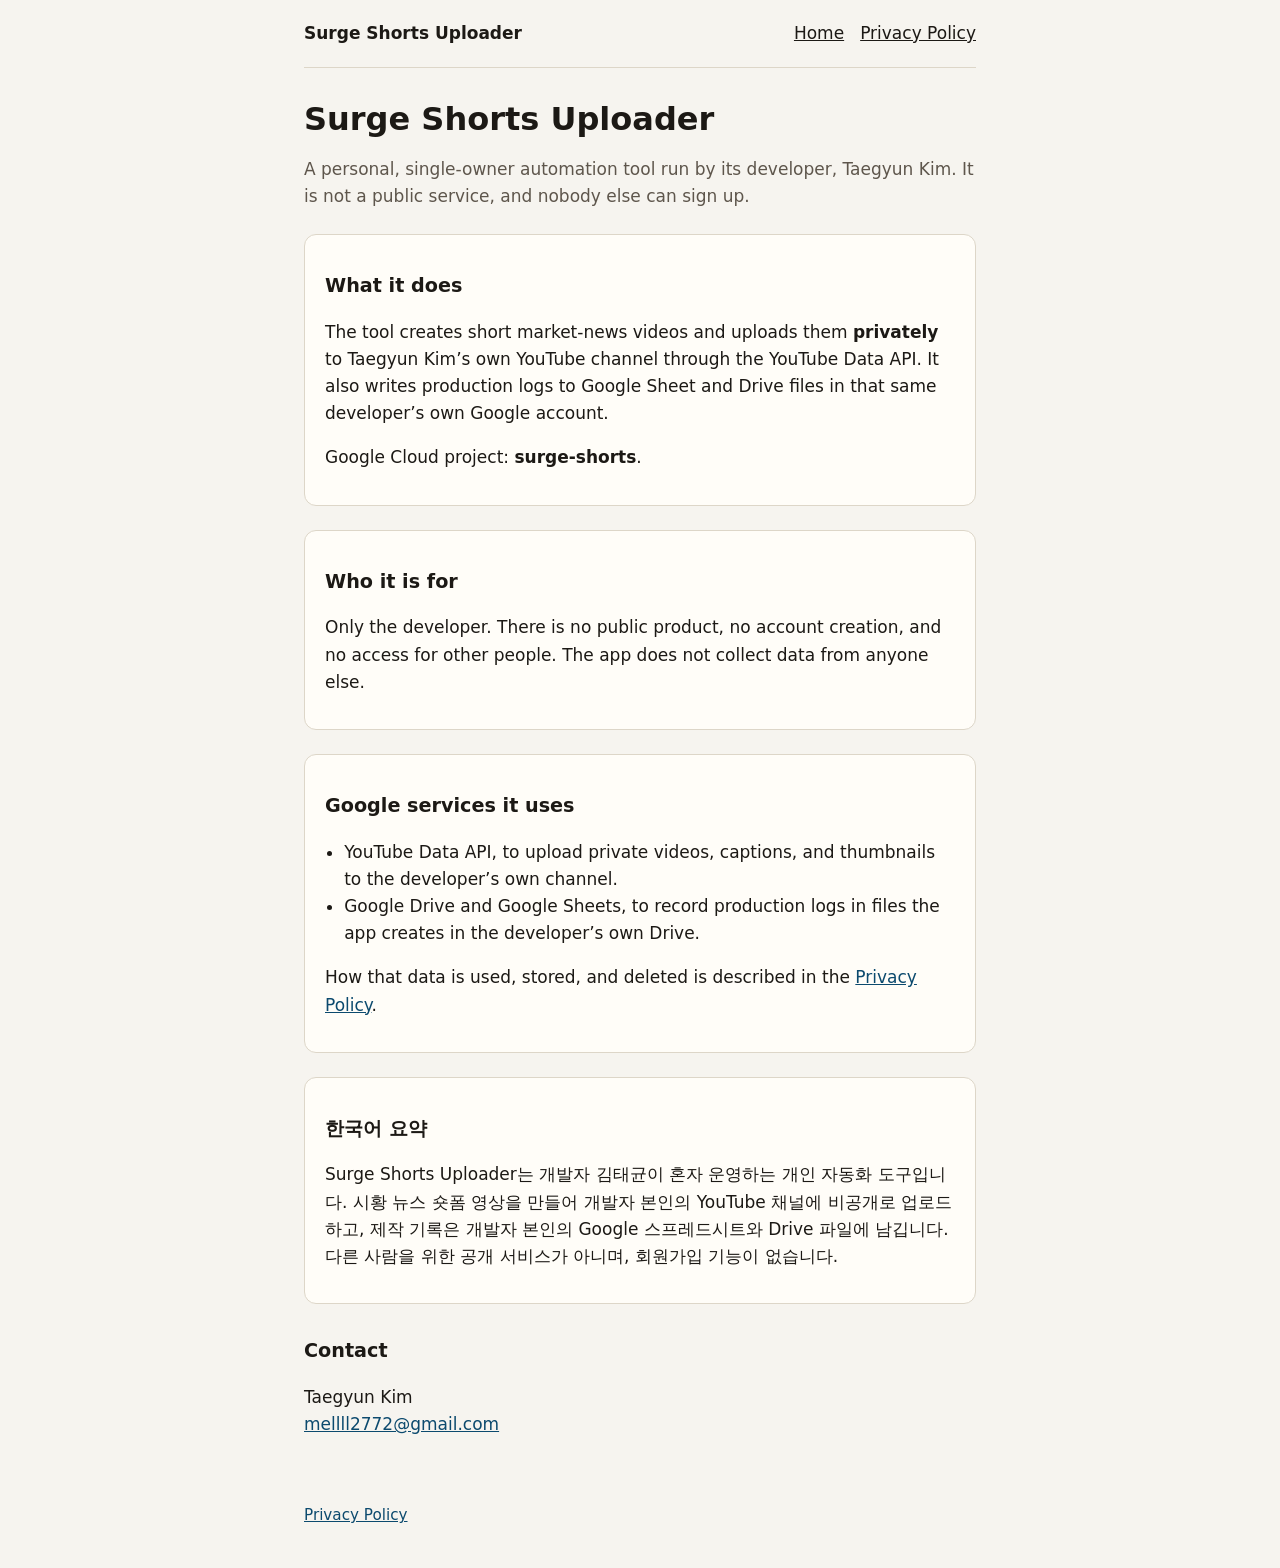
<file: index.html>
<!DOCTYPE html>
<html lang="en">
<head>
  <meta charset="utf-8">
  <meta name="viewport" content="width=device-width, initial-scale=1">
  <title>Surge Shorts Uploader</title>
  <meta name="description" content="Personal automation tool by Taegyun Kim that creates short market-news videos and uploads them privately to the developer's own YouTube channel.">
  <link rel="stylesheet" href="style.css">
</head>
<body>
  <header>
    <p class="brand">Surge Shorts Uploader</p>
    <nav>
      <a href="index.html" aria-current="page">Home</a>
      <a href="privacy.html">Privacy Policy</a>
    </nav>
  </header>
  <main>
    <h1>Surge Shorts Uploader</h1>
    <p class="lede">A personal, single-owner automation tool run by its developer, Taegyun Kim. It is not a public service, and nobody else can sign up.</p>

    <section>
      <h2>What it does</h2>
      <p>The tool creates short market-news videos and uploads them <strong>privately</strong> to Taegyun Kim’s own YouTube channel through the YouTube Data API. It also writes production logs to Google Sheet and Drive files in that same developer’s own Google account.</p>
      <p>Google Cloud project: <strong>surge-shorts</strong>.</p>
    </section>

    <section>
      <h2>Who it is for</h2>
      <p>Only the developer. There is no public product, no account creation, and no access for other people. The app does not collect data from anyone else.</p>
    </section>

    <section>
      <h2>Google services it uses</h2>
      <ul>
        <li>YouTube Data API, to upload private videos, captions, and thumbnails to the developer’s own channel.</li>
        <li>Google Drive and Google Sheets, to record production logs in files the app creates in the developer’s own Drive.</li>
      </ul>
      <p>How that data is used, stored, and deleted is described in the <a href="privacy.html">Privacy Policy</a>.</p>
    </section>

    <section lang="ko">
      <h2>한국어 요약</h2>
      <p>Surge Shorts Uploader는 개발자 김태균이 혼자 운영하는 개인 자동화 도구입니다. 시황 뉴스 숏폼 영상을 만들어 개발자 본인의 YouTube 채널에 비공개로 업로드하고, 제작 기록은 개발자 본인의 Google 스프레드시트와 Drive 파일에 남깁니다. 다른 사람을 위한 공개 서비스가 아니며, 회원가입 기능이 없습니다.</p>
    </section>

    <h2>Contact</h2>
    <p>Taegyun Kim<br><a href="mailto:mellll2772@gmail.com">mellll2772@gmail.com</a></p>
  </main>
  <footer>
    <a href="privacy.html">Privacy Policy</a>
  </footer>
</body>
</html>
</file>
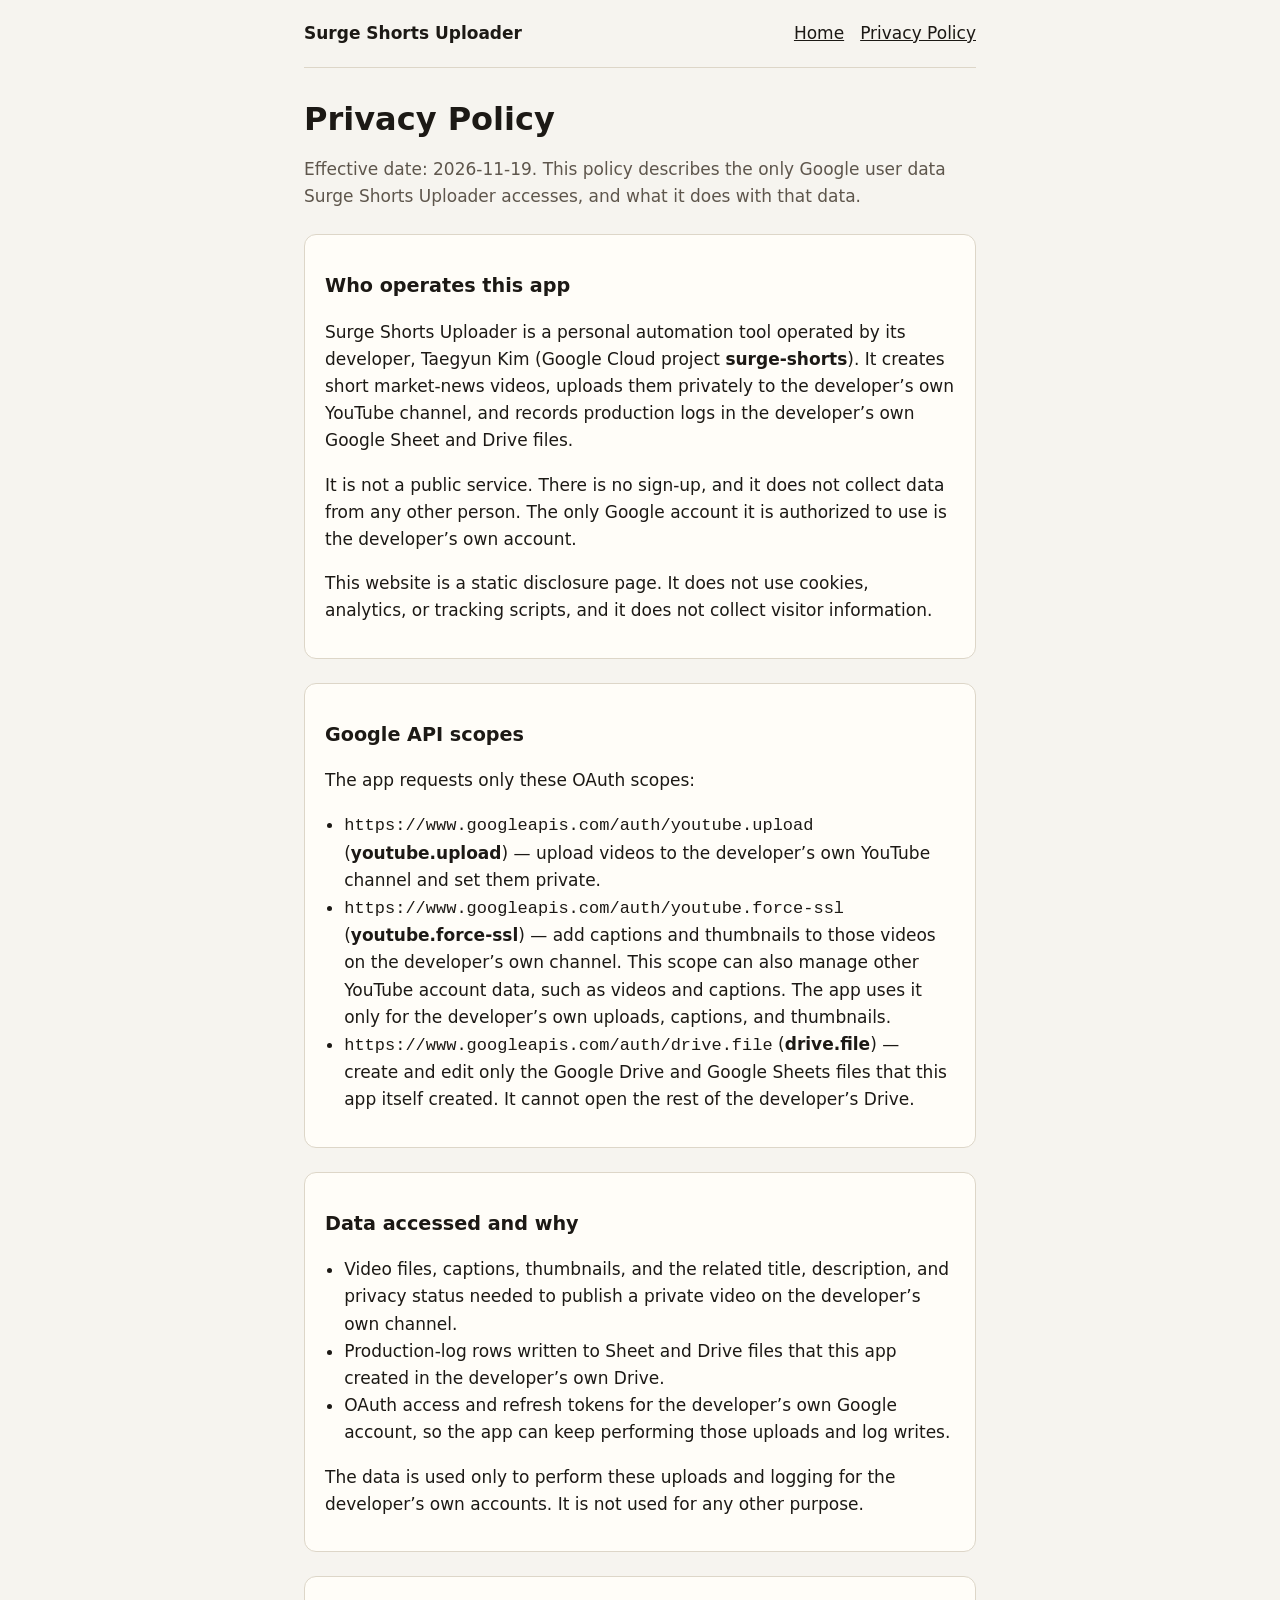
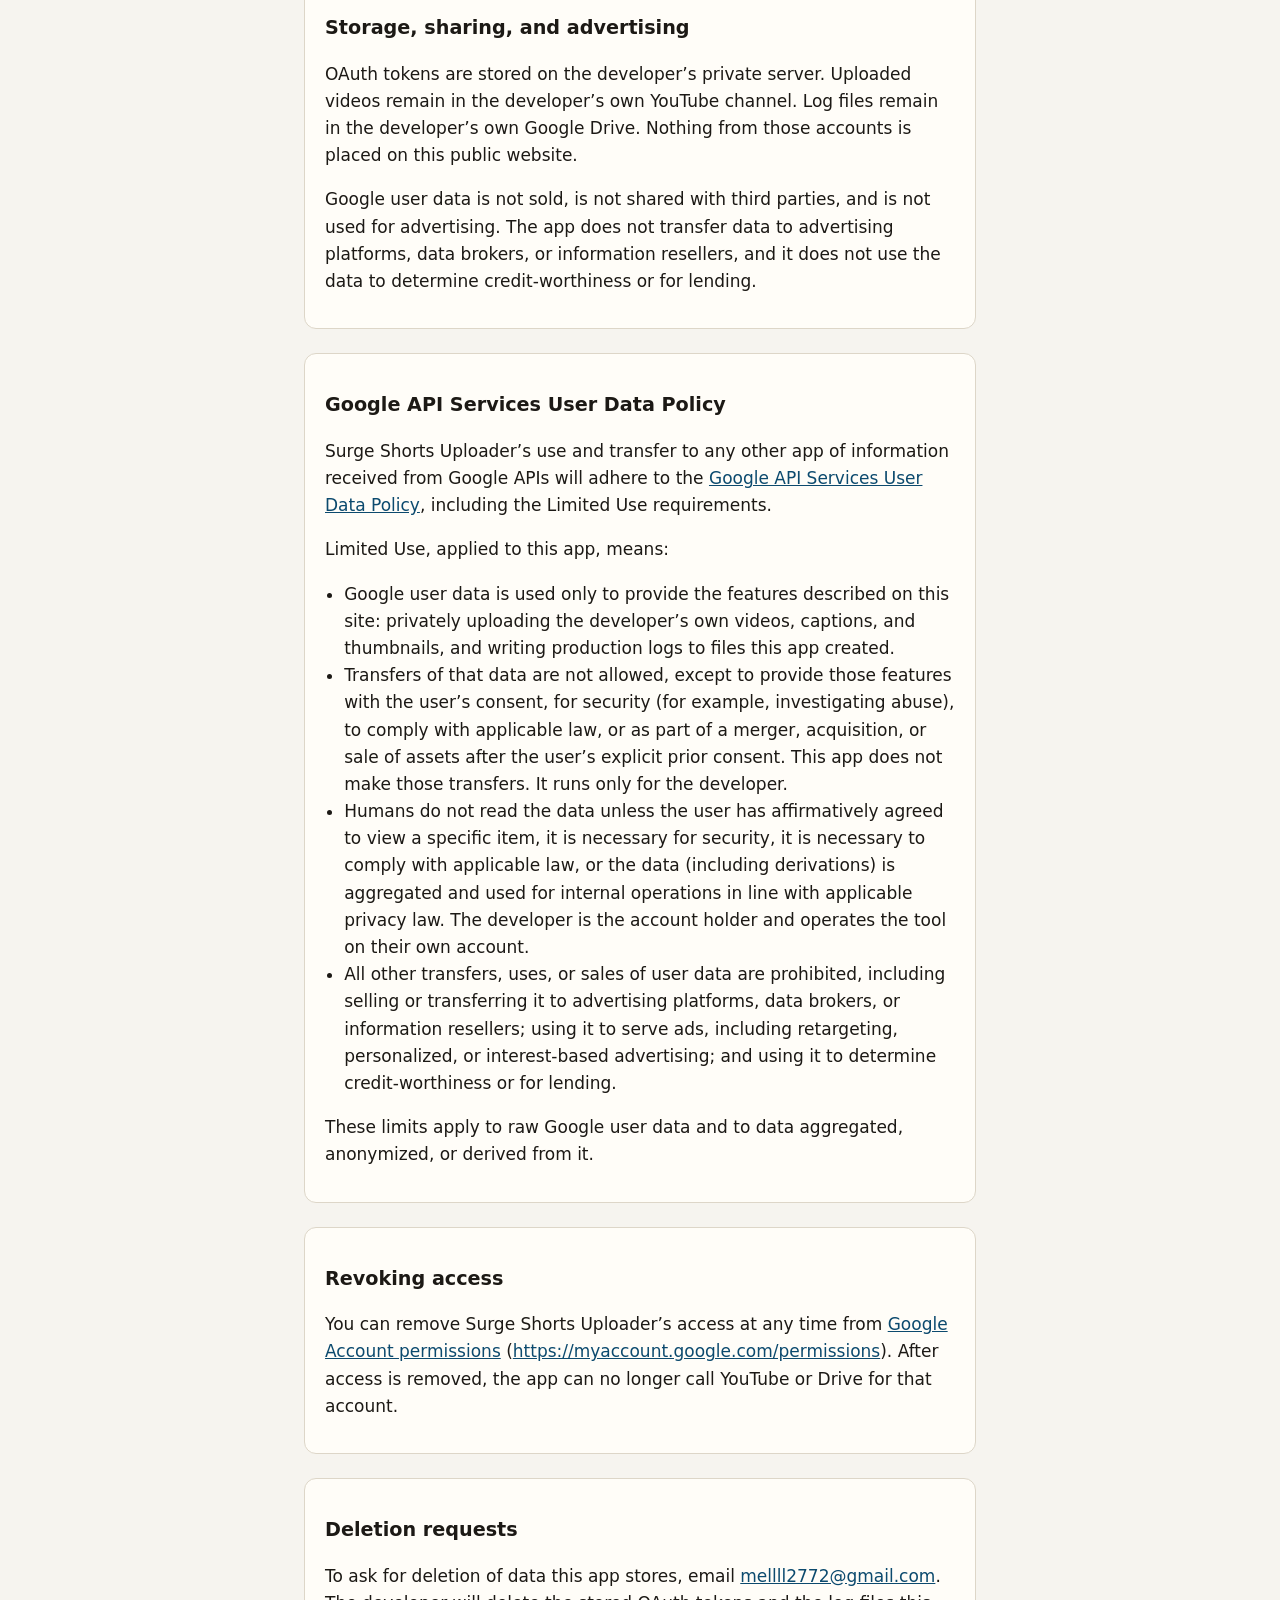
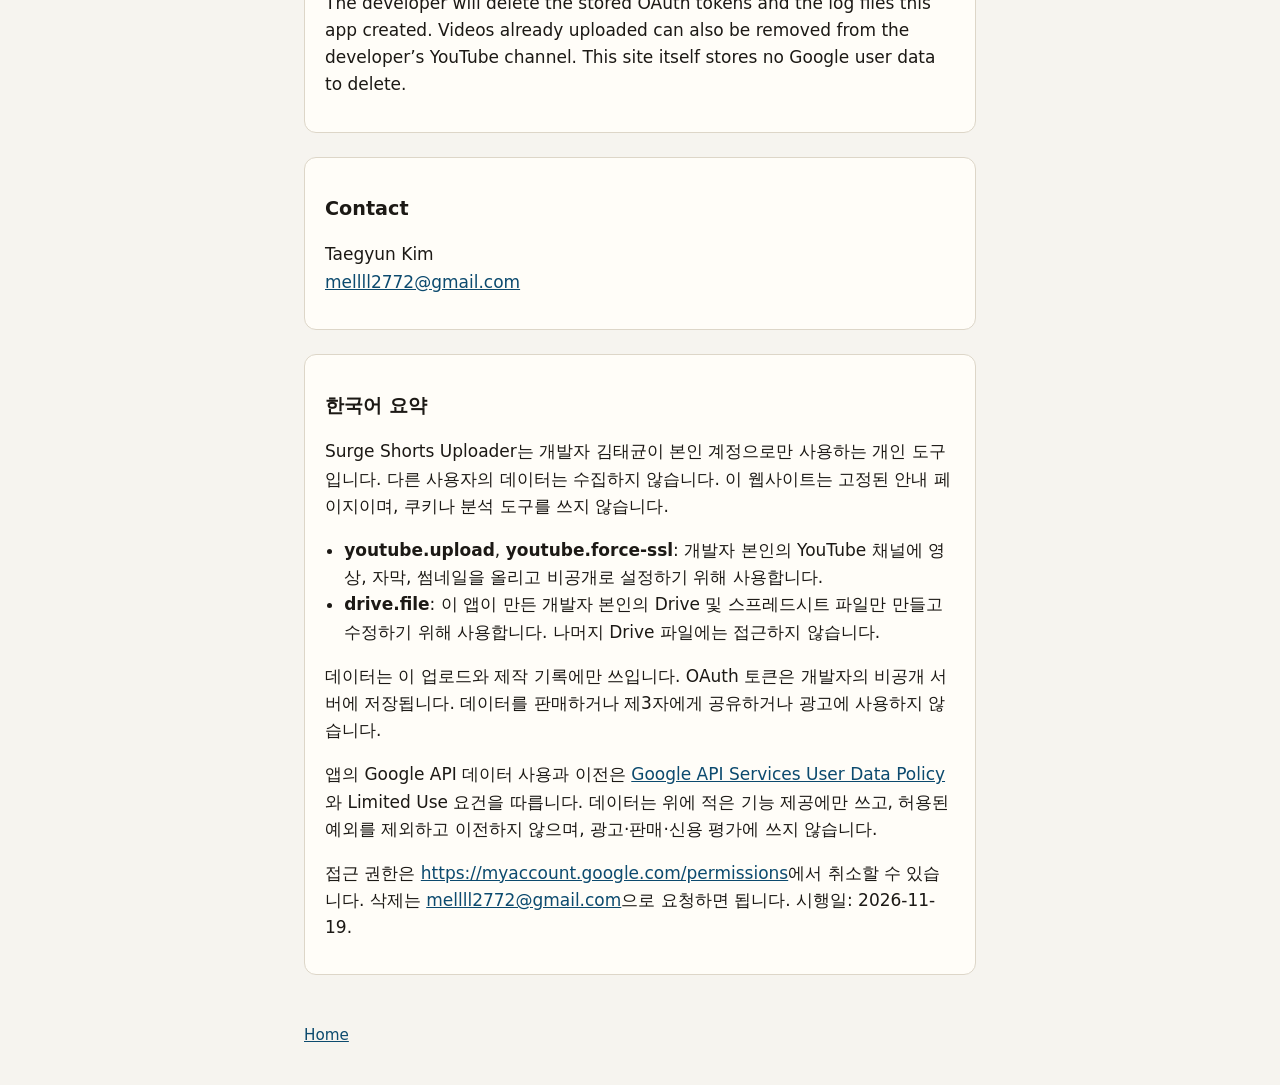
<file: privacy.html>
<!DOCTYPE html>
<html lang="en">
<head>
  <meta charset="utf-8">
  <meta name="viewport" content="width=device-width, initial-scale=1">
  <title>Privacy Policy — Surge Shorts Uploader</title>
  <meta name="description" content="Privacy policy for Surge Shorts Uploader, a personal tool that uploads private videos to the developer's own YouTube channel and writes logs to the developer's own Google Drive files.">
  <link rel="stylesheet" href="style.css">
</head>
<body>
  <header>
    <p class="brand">Surge Shorts Uploader</p>
    <nav>
      <a href="index.html">Home</a>
      <a href="privacy.html" aria-current="page">Privacy Policy</a>
    </nav>
  </header>
  <main>
    <h1>Privacy Policy</h1>
    <p class="lede">Effective date: 2026-11-19. This policy describes the only Google user data Surge Shorts Uploader accesses, and what it does with that data.</p>

    <section>
      <h2>Who operates this app</h2>
      <p>Surge Shorts Uploader is a personal automation tool operated by its developer, Taegyun Kim (Google Cloud project <strong>surge-shorts</strong>). It creates short market-news videos, uploads them privately to the developer’s own YouTube channel, and records production logs in the developer’s own Google Sheet and Drive files.</p>
      <p>It is not a public service. There is no sign-up, and it does not collect data from any other person. The only Google account it is authorized to use is the developer’s own account.</p>
      <p>This website is a static disclosure page. It does not use cookies, analytics, or tracking scripts, and it does not collect visitor information.</p>
    </section>

    <section>
      <h2>Google API scopes</h2>
      <p>The app requests only these OAuth scopes:</p>
      <ul>
        <li><code>https://www.googleapis.com/auth/youtube.upload</code> (<strong>youtube.upload</strong>) — upload videos to the developer’s own YouTube channel and set them private.</li>
        <li><code>https://www.googleapis.com/auth/youtube.force-ssl</code> (<strong>youtube.force-ssl</strong>) — add captions and thumbnails to those videos on the developer’s own channel. This scope can also manage other YouTube account data, such as videos and captions. The app uses it only for the developer’s own uploads, captions, and thumbnails.</li>
        <li><code>https://www.googleapis.com/auth/drive.file</code> (<strong>drive.file</strong>) — create and edit only the Google Drive and Google Sheets files that this app itself created. It cannot open the rest of the developer’s Drive.</li>
      </ul>
    </section>

    <section>
      <h2>Data accessed and why</h2>
      <ul>
        <li>Video files, captions, thumbnails, and the related title, description, and privacy status needed to publish a private video on the developer’s own channel.</li>
        <li>Production-log rows written to Sheet and Drive files that this app created in the developer’s own Drive.</li>
        <li>OAuth access and refresh tokens for the developer’s own Google account, so the app can keep performing those uploads and log writes.</li>
      </ul>
      <p>The data is used only to perform these uploads and logging for the developer’s own accounts. It is not used for any other purpose.</p>
    </section>

    <section>
      <h2>Storage, sharing, and advertising</h2>
      <p>OAuth tokens are stored on the developer’s private server. Uploaded videos remain in the developer’s own YouTube channel. Log files remain in the developer’s own Google Drive. Nothing from those accounts is placed on this public website.</p>
      <p>Google user data is not sold, is not shared with third parties, and is not used for advertising. The app does not transfer data to advertising platforms, data brokers, or information resellers, and it does not use the data to determine credit-worthiness or for lending.</p>
    </section>

    <section>
      <h2>Google API Services User Data Policy</h2>
      <p>Surge Shorts Uploader’s use and transfer to any other app of information received from Google APIs will adhere to the <a href="https://developers.google.com/terms/api-services-user-data-policy">Google API Services User Data Policy</a>, including the Limited Use requirements.</p>
      <p>Limited Use, applied to this app, means:</p>
      <ul>
        <li>Google user data is used only to provide the features described on this site: privately uploading the developer’s own videos, captions, and thumbnails, and writing production logs to files this app created.</li>
        <li>Transfers of that data are not allowed, except to provide those features with the user’s consent, for security (for example, investigating abuse), to comply with applicable law, or as part of a merger, acquisition, or sale of assets after the user’s explicit prior consent. This app does not make those transfers. It runs only for the developer.</li>
        <li>Humans do not read the data unless the user has affirmatively agreed to view a specific item, it is necessary for security, it is necessary to comply with applicable law, or the data (including derivations) is aggregated and used for internal operations in line with applicable privacy law. The developer is the account holder and operates the tool on their own account.</li>
        <li>All other transfers, uses, or sales of user data are prohibited, including selling or transferring it to advertising platforms, data brokers, or information resellers; using it to serve ads, including retargeting, personalized, or interest-based advertising; and using it to determine credit-worthiness or for lending.</li>
      </ul>
      <p>These limits apply to raw Google user data and to data aggregated, anonymized, or derived from it.</p>
    </section>

    <section>
      <h2>Revoking access</h2>
      <p>You can remove Surge Shorts Uploader’s access at any time from <a href="https://myaccount.google.com/permissions">Google Account permissions</a> (<a href="https://myaccount.google.com/permissions">https://myaccount.google.com/permissions</a>). After access is removed, the app can no longer call YouTube or Drive for that account.</p>
    </section>

    <section>
      <h2>Deletion requests</h2>
      <p>To ask for deletion of data this app stores, email <a href="mailto:mellll2772@gmail.com">mellll2772@gmail.com</a>. The developer will delete the stored OAuth tokens and the log files this app created. Videos already uploaded can also be removed from the developer’s YouTube channel. This site itself stores no Google user data to delete.</p>
    </section>

    <section>
      <h2>Contact</h2>
      <p>Taegyun Kim<br><a href="mailto:mellll2772@gmail.com">mellll2772@gmail.com</a></p>
    </section>

    <section lang="ko">
      <h2>한국어 요약</h2>
      <p>Surge Shorts Uploader는 개발자 김태균이 본인 계정으로만 사용하는 개인 도구입니다. 다른 사용자의 데이터는 수집하지 않습니다. 이 웹사이트는 고정된 안내 페이지이며, 쿠키나 분석 도구를 쓰지 않습니다.</p>
      <ul>
        <li><strong>youtube.upload</strong>, <strong>youtube.force-ssl</strong>: 개발자 본인의 YouTube 채널에 영상, 자막, 썸네일을 올리고 비공개로 설정하기 위해 사용합니다.</li>
        <li><strong>drive.file</strong>: 이 앱이 만든 개발자 본인의 Drive 및 스프레드시트 파일만 만들고 수정하기 위해 사용합니다. 나머지 Drive 파일에는 접근하지 않습니다.</li>
      </ul>
      <p>데이터는 이 업로드와 제작 기록에만 쓰입니다. OAuth 토큰은 개발자의 비공개 서버에 저장됩니다. 데이터를 판매하거나 제3자에게 공유하거나 광고에 사용하지 않습니다.</p>
      <p>앱의 Google API 데이터 사용과 이전은 <a href="https://developers.google.com/terms/api-services-user-data-policy">Google API Services User Data Policy</a>와 Limited Use 요건을 따릅니다. 데이터는 위에 적은 기능 제공에만 쓰고, 허용된 예외를 제외하고 이전하지 않으며, 광고·판매·신용 평가에 쓰지 않습니다.</p>
      <p>접근 권한은 <a href="https://myaccount.google.com/permissions">https://myaccount.google.com/permissions</a>에서 취소할 수 있습니다. 삭제는 <a href="mailto:mellll2772@gmail.com">mellll2772@gmail.com</a>으로 요청하면 됩니다. 시행일: 2026-11-19.</p>
    </section>
  </main>
  <footer>
    <a href="index.html">Home</a>
  </footer>
</body>
</html>
</file>
<file: style.css>
:root {
  color-scheme: light;
  --bg: #f6f4ef;
  --ink: #1c1915;
  --muted: #5e564c;
  --line: #ddd6c8;
  --link: #0c4a6e;
  --card: #fffdf8;
}

* {
  box-sizing: border-box;
}

body {
  margin: 0;
  background: var(--bg);
  color: var(--ink);
  font: 17px/1.6 "Segoe UI", system-ui, sans-serif;
}

a {
  color: var(--link);
}

a:hover {
  text-decoration-thickness: 2px;
}

header,
main,
footer {
  width: min(42rem, calc(100% - 2rem));
  margin-inline: auto;
}

header {
  display: flex;
  justify-content: space-between;
  gap: 1rem;
  align-items: baseline;
  padding: 1.25rem 0;
  border-bottom: 1px solid var(--line);
}

.brand {
  margin: 0;
  font-weight: 650;
}

nav {
  display: flex;
  gap: 1rem;
}

nav a {
  color: inherit;
}

main {
  padding: 2rem 0 3rem;
}

h1 {
  font-size: 2rem;
  line-height: 1.2;
  margin: 0 0 0.75rem;
}

h2 {
  font-size: 1.2rem;
  margin: 2rem 0 0.5rem;
}

.lede,
.note {
  color: var(--muted);
}

section,
.panel {
  background: var(--card);
  border: 1px solid var(--line);
  border-radius: 12px;
  padding: 0.25rem 1.25rem 1rem;
  margin-top: 1.5rem;
}

ul {
  padding-left: 1.2rem;
}

footer {
  padding: 0 0 2.5rem;
  color: var(--muted);
  font-size: 0.95rem;
}

@media (max-width: 36rem) {
  header {
    flex-direction: column;
  }
}
</file>
